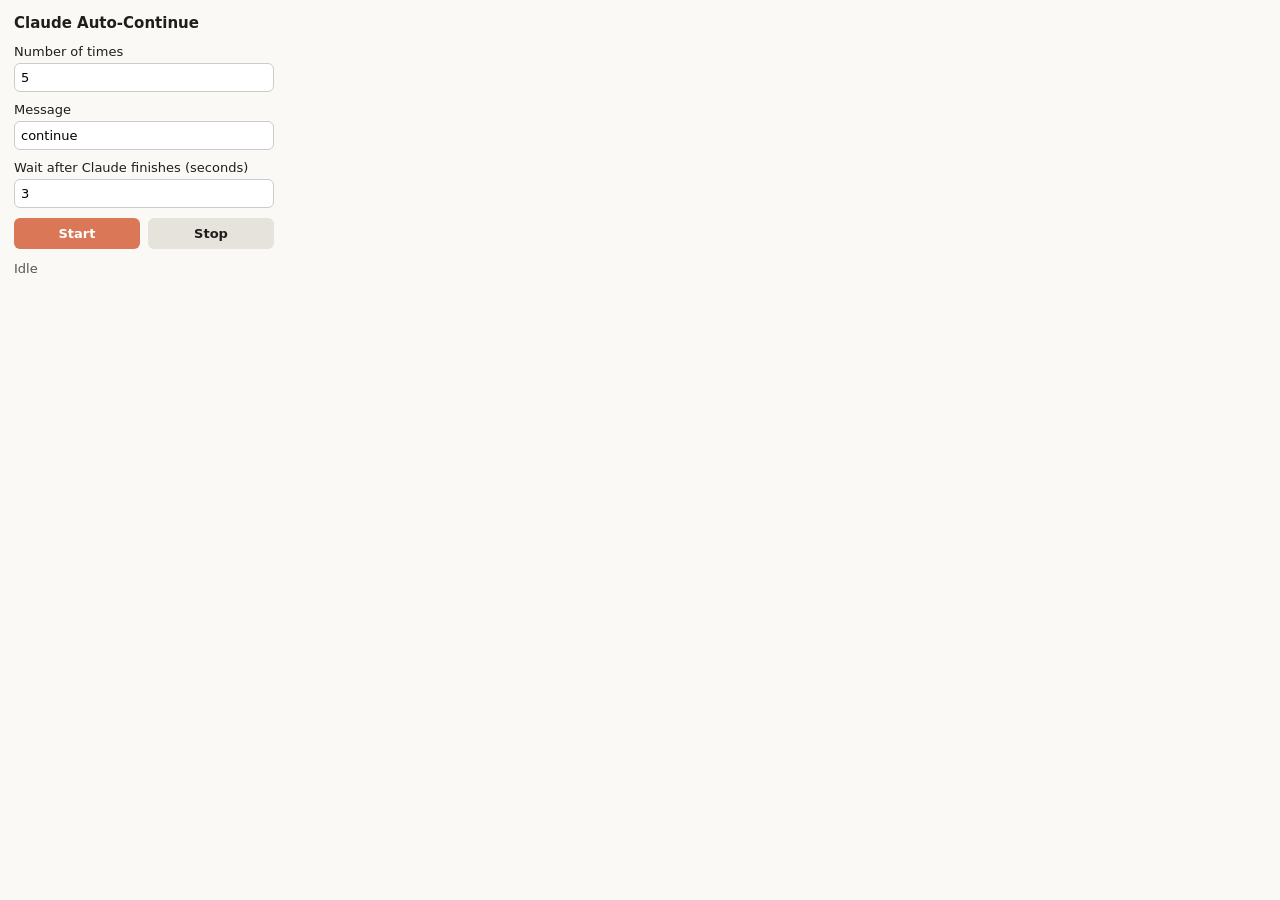
<file: claude-auto-continue/popup.html>
<!doctype html>
<html>
<head>
  <meta charset="utf-8">
  <style>
    body { width: 260px; margin: 0; padding: 14px; font: 13px system-ui, sans-serif; background: #faf9f5; color: #1f1e1d; }
    h1 { font-size: 15px; margin: 0 0 12px; }
    label { display: block; margin-bottom: 10px; }
    input { display: block; width: 100%; box-sizing: border-box; margin-top: 4px; padding: 6px; border: 1px solid #ccc; border-radius: 6px; font: inherit; }
    .row { display: flex; gap: 8px; }
    button { flex: 1; padding: 8px; border: 0; border-radius: 6px; font: inherit; font-weight: 600; cursor: pointer; }
    #start { background: #d97757; color: #fff; }
    #stop { background: #e5e3dc; color: #1f1e1d; }
    button:disabled { opacity: .5; cursor: default; }
    #status { margin-top: 12px; min-height: 1.2em; color: #555; }
  </style>
</head>
<body>
  <h1>Claude Auto-Continue</h1>
  <label>Number of times
    <input id="max" type="number" min="1" value="5">
  </label>
  <label>Message
    <input id="message" type="text" value="continue">
  </label>
  <label>Wait after Claude finishes (seconds)
    <input id="delay" type="number" min="0" step="0.5" value="3">
  </label>
  <div class="row">
    <button id="start">Start</button>
    <button id="stop">Stop</button>
  </div>
  <div id="status">Idle</div>
  <script src="popup.js"></script>
</body>
</html>
</file>
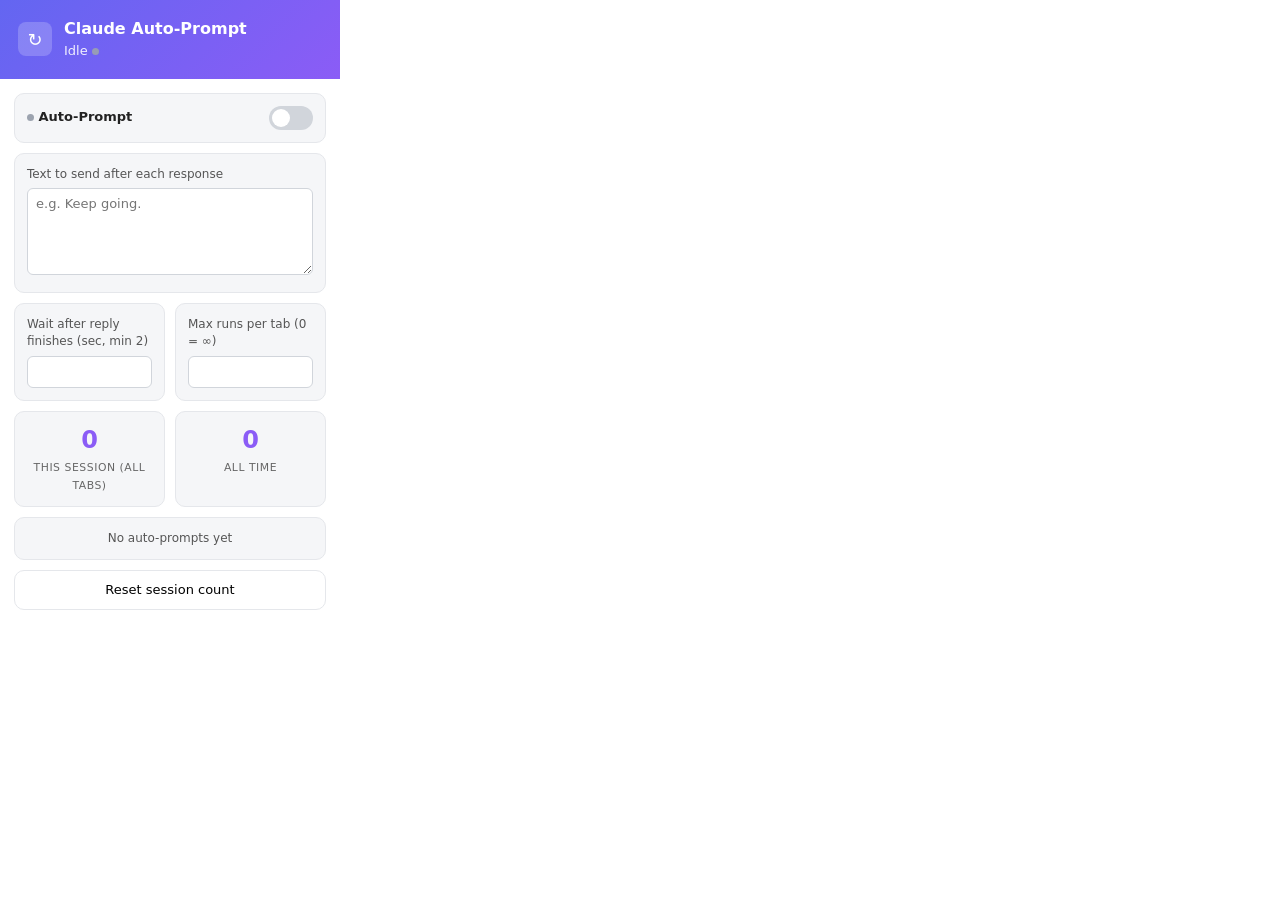
<file: claude-auto-prompt/popup.html>
<!doctype html>
<html>
<head>
  <meta charset="utf-8">
  <link rel="stylesheet" href="popup.css">
</head>
<body>
  <header>
    <div class="logo">↻</div>
    <div>
      <h1>Claude Auto-Prompt</h1>
      <p id="status">Idle <span class="dot"></span></p>
    </div>
  </header>
  <main>
    <div class="card row">
      <span><span class="dot" id="toggleDot"></span> Auto-Prompt</span>
      <label class="switch"><input type="checkbox" id="enabled"><span></span></label>
    </div>

    <div class="card">
      <label for="message">Text to send after each response</label>
      <textarea id="message" rows="4" placeholder="e.g. Keep going."></textarea>
    </div>

    <div class="grid">
      <div class="card">
        <label for="delay">Wait after reply finishes (sec, min 2)</label>
        <input type="number" id="delay" min="2" step="1">
      </div>
      <div class="card">
        <label for="maxRuns">Max runs per tab (0 = ∞)</label>
        <input type="number" id="maxRuns" min="0" step="1">
      </div>
    </div>

    <div class="grid">
      <div class="card stat"><b id="session">0</b><small>THIS SESSION (ALL TABS)</small></div>
      <div class="card stat"><b id="total">0</b><small>ALL TIME</small></div>
    </div>

    <div class="card last" id="last">No auto-prompts yet</div>
    <button id="reset">Reset session count</button>
  </main>
  <script src="popup.js"></script>
</body>
</html>
</file>
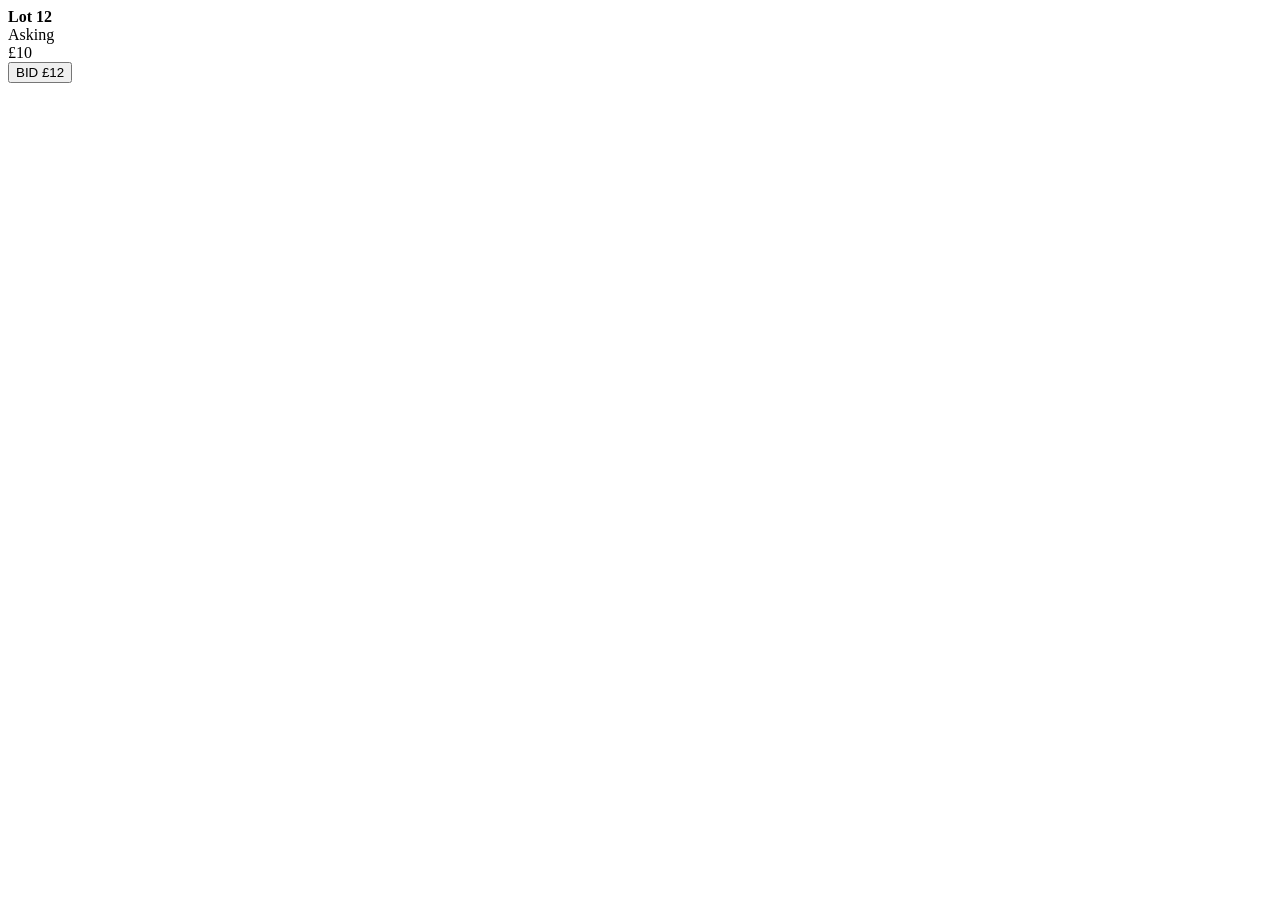
<file: bid-remote/tests/fake_easylive.html>
<!doctype html>
<html><head><meta charset="utf-8"><title>Fake EasyLive console</title></head>
<body>
<!-- Mimics the EasyLive live-bidding elements bidder.js reads. Lot 11 runs for 1s, then lot 12 opens;
     a rival outbids you 300ms after every bid of yours; lot 12 closes after 6s and lot 13 opens. -->
<div id="bid-live-lot-no"><strong>Lot 11</strong></div>
<div class="bid-live-current-bid"><div class="h4">Asking</div><div class="current-bid">£10</div></div>
<button id="bid-live-bid-btn">BID £12</button>
<script>
  let current = 10, ask = 12;
  const $ = (s) => document.querySelector(s);
  const show = (status) => {
    $(".current-bid").textContent = "£" + current;
    $("#bid-live-bid-btn").textContent = "BID £" + ask;
    $(".h4").textContent = status;
  };
  window.clicks = [];
  $("#bid-live-bid-btn").onclick = () => {
    window.clicks.push(ask);
    current = ask; ask += 2;
    show("You are the highest bidder");
    setTimeout(() => { current = ask; ask += 2; show("Competing bid"); }, 300);
  };
  setTimeout(() => { $("#bid-live-lot-no strong").textContent = "Lot 12"; show("Asking"); }, 1000);
  setTimeout(() => { $("#bid-live-lot-no strong").textContent = "Lot 13"; current = 5; ask = 6; show("Asking"); }, 6000);
</script>
</body></html>
</file>
<file: claude-auto-prompt/popup.css>
* { box-sizing: border-box; }
body { width: 340px; margin: 0; font: 13px/1.4 system-ui, sans-serif; background: #fff; color: #222; }
header { display: flex; gap: 12px; align-items: center; padding: 18px; color: #fff;
  background: linear-gradient(135deg, #6366f1, #8b5cf6); }
.logo { width: 34px; height: 34px; border-radius: 8px; background: rgba(255,255,255,.2);
  display: grid; place-items: center; font-size: 18px; }
h1 { margin: 0; font-size: 16px; }
header p { margin: 2px 0 0; opacity: .9; }
main { padding: 14px; display: flex; flex-direction: column; gap: 10px; }
.card { background: #f5f6f8; border: 1px solid #e5e7eb; border-radius: 10px; padding: 12px; }
.row { display: flex; justify-content: space-between; align-items: center; font-weight: 600; }
.grid { display: grid; grid-template-columns: 1fr 1fr; gap: 10px; }
label { display: block; font-size: 12px; color: #555; margin-bottom: 6px; }
textarea, input[type=number] { width: 100%; border: 1px solid #d1d5db; border-radius: 6px;
  padding: 6px 8px; font: inherit; resize: vertical; }
.stat { text-align: center; }
.stat b { display: block; font-size: 24px; color: #8b5cf6; }
.stat small { color: #666; letter-spacing: .05em; }
.last { text-align: center; font-size: 12px; color: #555; }
button { border: 1px solid #e5e7eb; background: #fff; border-radius: 10px; padding: 10px; cursor: pointer; font: inherit; }
button:hover { background: #f5f6f8; }
.dot { display: inline-block; width: 7px; height: 7px; border-radius: 50%; background: #9ca3af; }
.on .dot { background: #10b981; }
.switch { position: relative; width: 44px; height: 24px; margin: 0; }
.switch input { display: none; }
.switch span { position: absolute; inset: 0; background: #d1d5db; border-radius: 24px; cursor: pointer; transition: .2s; }
.switch span::before { content: ""; position: absolute; width: 18px; height: 18px; left: 3px; top: 3px;
  background: #fff; border-radius: 50%; transition: .2s; }
.switch input:checked + span { background: #6366f1; }
.switch input:checked + span::before { transform: translateX(20px); }
</file>
